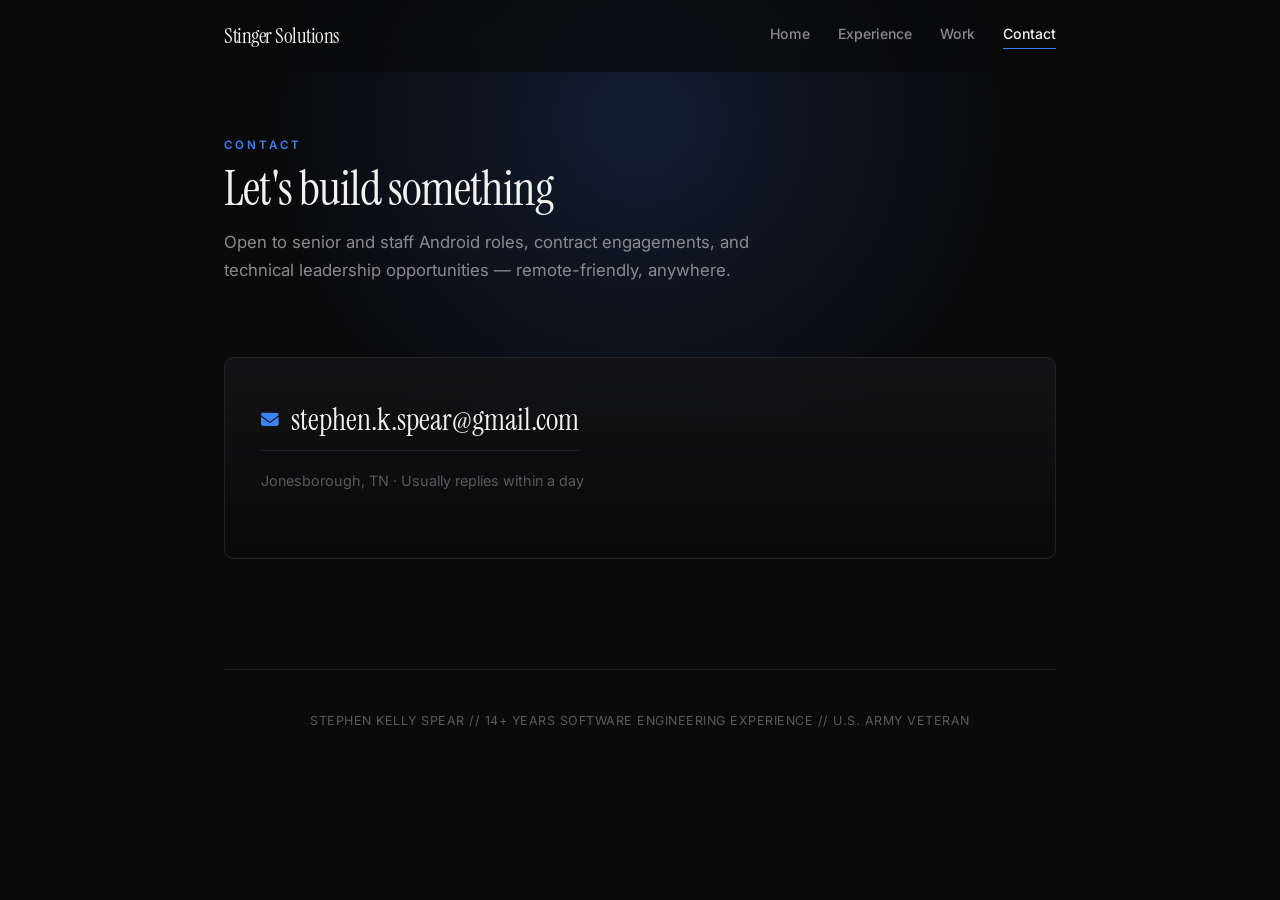
<file: contact.html>
<!DOCTYPE html>
<html lang="en">
<head>
    <meta charset="UTF-8">
    <meta name="viewport" content="width=device-width, initial-scale=1.0">
    <title>Contact — Stephen Kelly Spear</title>
    <meta name="description" content="Get in touch with Stephen Kelly Spear about senior Android roles, contract engagements, and technical leadership opportunities.">

    <link rel="icon" href="https://www.gravatar.com/avatar/dba3a23dd59ec3e3da3d72f98d6fa284e751f23a0b8533ac85ac25cd26745ec4?s=64">

    <link rel="preconnect" href="https://fonts.gstatic.com" crossorigin>
    <link href="https://fonts.googleapis.com/css2?family=Inter:wght@300;400;500;600;700&family=Instrument+Serif:ital@0;1&display=swap" rel="stylesheet">
    <link rel="stylesheet" href="https://cdnjs.cloudflare.com/ajax/libs/font-awesome/6.4.2/css/all.min.css">
    <link rel="stylesheet" href="src/style.css">
</head>
<body>

    <div class="glow"></div>

    <nav id="nav">
        <div class="nav-inner">
            <a href="index.html" class="nav-logo">Stinger Solutions</a>
            <div class="nav-links">
                <a href="index.html">Home</a>
                <a href="experience.html">Experience</a>
                <a href="work.html">Work</a>
                <a href="contact.html">Contact</a>
            </div>
        </div>
    </nav>

    <div class="container">

        <header class="page-head">
            <div class="eyebrow">Contact</div>
            <h1>Let's build something</h1>
            <p class="tagline">Open to senior and staff Android roles, contract engagements, and technical leadership opportunities — remote-friendly, anywhere.</p>
        </header>

        <main>
            <section id="connect" class="reveal">
                <div class="connect-card">
                    <a class="connect-email" href="mailto:stephen.k.spear@gmail.com?subject=Let's%20talk">
                        <i class="fa-solid fa-envelope"></i>
                        stephen.k.spear@gmail.com
                    </a>
                    <div class="connect-meta">Jonesborough, TN · Usually replies within a day</div>

                    <div id="social-grid" class="social-flex">
                        <!-- Verified accounts injected here with FontAwesome -->
                    </div>
                </div>
            </section>
        </main>

        <footer>
            STEPHEN KELLY SPEAR // 14+ YEARS SOFTWARE ENGINEERING EXPERIENCE // U.S. ARMY VETERAN
        </footer>
    </div>

    <script src="src/site.js"></script>
</body>
</html>
</file>
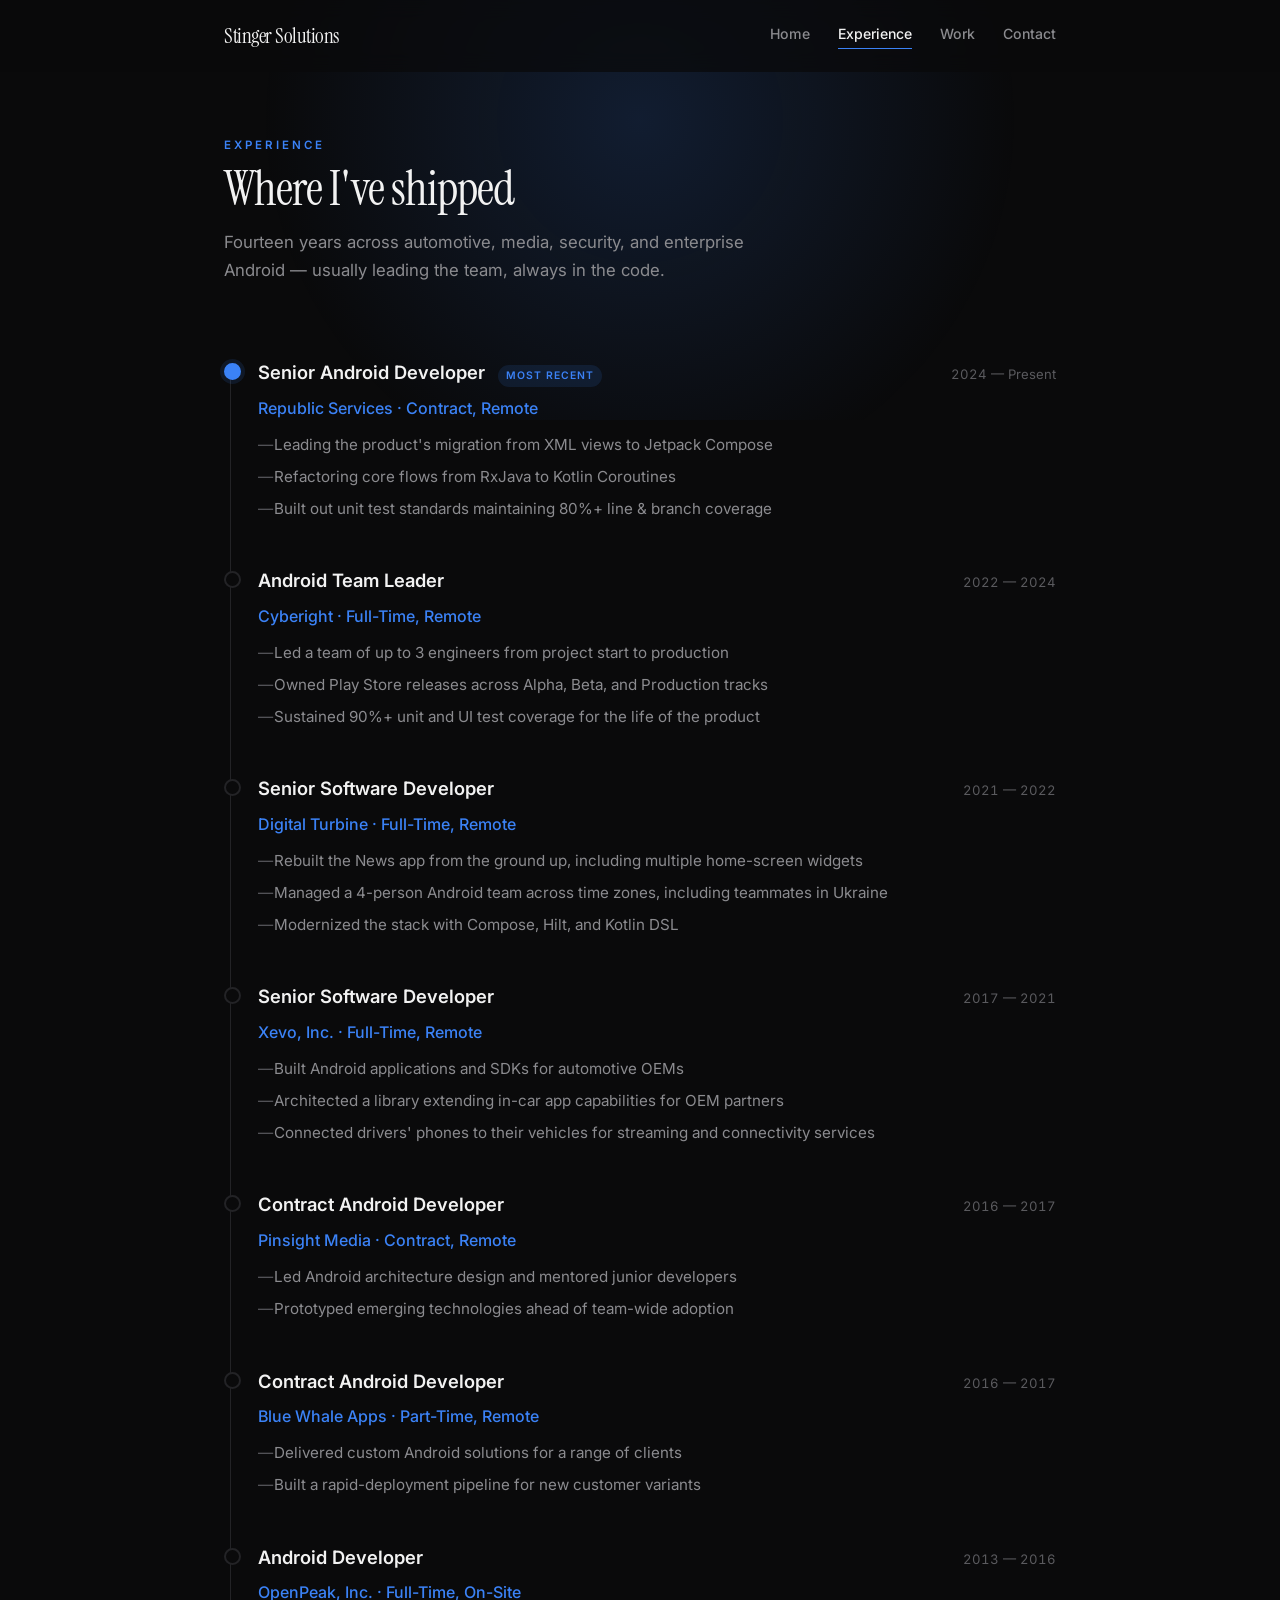
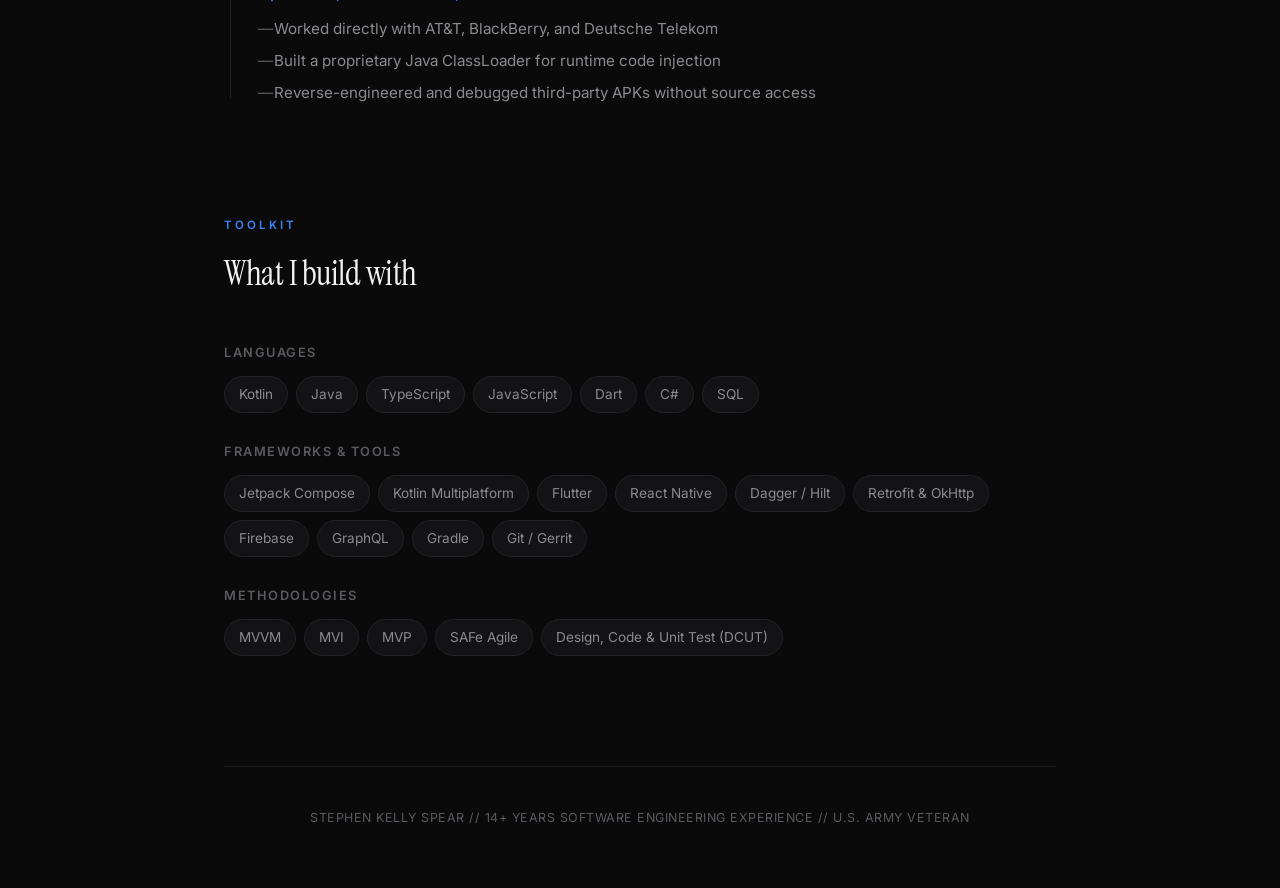
<file: experience.html>
<!DOCTYPE html>
<html lang="en">
<head>
    <meta charset="UTF-8">
    <meta name="viewport" content="width=device-width, initial-scale=1.0">
    <title>Experience — Stephen Kelly Spear</title>
    <meta name="description" content="14 years of Android engineering experience across Republic Services, Cyberight, Digital Turbine, Xevo, and more.">

    <link rel="icon" href="https://www.gravatar.com/avatar/dba3a23dd59ec3e3da3d72f98d6fa284e751f23a0b8533ac85ac25cd26745ec4?s=64">

    <link rel="preconnect" href="https://fonts.gstatic.com" crossorigin>
    <link href="https://fonts.googleapis.com/css2?family=Inter:wght@300;400;500;600;700&family=Instrument+Serif:ital@0;1&display=swap" rel="stylesheet">
    <link rel="stylesheet" href="https://cdnjs.cloudflare.com/ajax/libs/font-awesome/6.4.2/css/all.min.css">
    <link rel="stylesheet" href="src/style.css">
</head>
<body>

    <div class="glow"></div>

    <nav id="nav">
        <div class="nav-inner">
            <a href="index.html" class="nav-logo">Stinger Solutions</a>
            <div class="nav-links">
                <a href="index.html">Home</a>
                <a href="experience.html">Experience</a>
                <a href="work.html">Work</a>
                <a href="contact.html">Contact</a>
            </div>
        </div>
    </nav>

    <div class="container">

        <header class="page-head">
            <div class="eyebrow">Experience</div>
            <h1>Where I've shipped</h1>
            <p class="tagline">Fourteen years across automotive, media, security, and enterprise Android — usually leading the team, always in the code.</p>
        </header>

        <main>
            <section id="timeline" class="reveal">
                <div class="timeline">
                    <div class="t-item current">
                        <div class="t-head">
                            <p class="t-role">Senior Android Developer <span class="current-badge">Most Recent</span></p>
                            <span class="t-dates">2024 — Present</span>
                        </div>
                        <div class="t-company">Republic Services · Contract, Remote</div>
                        <ul class="t-bullets">
                            <li>Leading the product's migration from XML views to Jetpack Compose</li>
                            <li>Refactoring core flows from RxJava to Kotlin Coroutines</li>
                            <li>Built out unit test standards maintaining 80%+ line &amp; branch coverage</li>
                        </ul>
                    </div>

                    <div class="t-item">
                        <div class="t-head">
                            <p class="t-role">Android Team Leader</p>
                            <span class="t-dates">2022 — 2024</span>
                        </div>
                        <div class="t-company">Cyberight · Full-Time, Remote</div>
                        <ul class="t-bullets">
                            <li>Led a team of up to 3 engineers from project start to production</li>
                            <li>Owned Play Store releases across Alpha, Beta, and Production tracks</li>
                            <li>Sustained 90%+ unit and UI test coverage for the life of the product</li>
                        </ul>
                    </div>

                    <div class="t-item">
                        <div class="t-head">
                            <p class="t-role">Senior Software Developer</p>
                            <span class="t-dates">2021 — 2022</span>
                        </div>
                        <div class="t-company">Digital Turbine · Full-Time, Remote</div>
                        <ul class="t-bullets">
                            <li>Rebuilt the News app from the ground up, including multiple home-screen widgets</li>
                            <li>Managed a 4-person Android team across time zones, including teammates in Ukraine</li>
                            <li>Modernized the stack with Compose, Hilt, and Kotlin DSL</li>
                        </ul>
                    </div>

                    <div class="t-item">
                        <div class="t-head">
                            <p class="t-role">Senior Software Developer</p>
                            <span class="t-dates">2017 — 2021</span>
                        </div>
                        <div class="t-company">Xevo, Inc. · Full-Time, Remote</div>
                        <ul class="t-bullets">
                            <li>Built Android applications and SDKs for automotive OEMs</li>
                            <li>Architected a library extending in-car app capabilities for OEM partners</li>
                            <li>Connected drivers' phones to their vehicles for streaming and connectivity services</li>
                        </ul>
                    </div>

                    <div class="t-item">
                        <div class="t-head">
                            <p class="t-role">Contract Android Developer</p>
                            <span class="t-dates">2016 — 2017</span>
                        </div>
                        <div class="t-company">Pinsight Media · Contract, Remote</div>
                        <ul class="t-bullets">
                            <li>Led Android architecture design and mentored junior developers</li>
                            <li>Prototyped emerging technologies ahead of team-wide adoption</li>
                        </ul>
                    </div>

                    <div class="t-item">
                        <div class="t-head">
                            <p class="t-role">Contract Android Developer</p>
                            <span class="t-dates">2016 — 2017</span>
                        </div>
                        <div class="t-company">Blue Whale Apps · Part-Time, Remote</div>
                        <ul class="t-bullets">
                            <li>Delivered custom Android solutions for a range of clients</li>
                            <li>Built a rapid-deployment pipeline for new customer variants</li>
                        </ul>
                    </div>

                    <div class="t-item">
                        <div class="t-head">
                            <p class="t-role">Android Developer</p>
                            <span class="t-dates">2013 — 2016</span>
                        </div>
                        <div class="t-company">OpenPeak, Inc. · Full-Time, On-Site</div>
                        <ul class="t-bullets">
                            <li>Worked directly with AT&amp;T, BlackBerry, and Deutsche Telekom</li>
                            <li>Built a proprietary Java ClassLoader for runtime code injection</li>
                            <li>Reverse-engineered and debugged third-party APKs without source access</li>
                        </ul>
                    </div>
                </div>
            </section>

            <section id="skills" class="reveal">
                <div class="eyebrow">Toolkit</div>
                <h2>What I build with</h2>

                <div class="skill-group">
                    <div class="skill-label">Languages</div>
                    <div class="chips">
                        <span class="chip">Kotlin</span>
                        <span class="chip">Java</span>
                        <span class="chip">TypeScript</span>
                        <span class="chip">JavaScript</span>
                        <span class="chip">Dart</span>
                        <span class="chip">C#</span>
                        <span class="chip">SQL</span>
                    </div>
                </div>

                <div class="skill-group">
                    <div class="skill-label">Frameworks &amp; Tools</div>
                    <div class="chips">
                        <span class="chip">Jetpack Compose</span>
                        <span class="chip">Kotlin Multiplatform</span>
                        <span class="chip">Flutter</span>
                        <span class="chip">React Native</span>
                        <span class="chip">Dagger / Hilt</span>
                        <span class="chip">Retrofit &amp; OkHttp</span>
                        <span class="chip">Firebase</span>
                        <span class="chip">GraphQL</span>
                        <span class="chip">Gradle</span>
                        <span class="chip">Git / Gerrit</span>
                    </div>
                </div>

                <div class="skill-group">
                    <div class="skill-label">Methodologies</div>
                    <div class="chips">
                        <span class="chip">MVVM</span>
                        <span class="chip">MVI</span>
                        <span class="chip">MVP</span>
                        <span class="chip">SAFe Agile</span>
                        <span class="chip">Design, Code &amp; Unit Test (DCUT)</span>
                    </div>
                </div>
            </section>
        </main>

        <footer>
            STEPHEN KELLY SPEAR // 14+ YEARS SOFTWARE ENGINEERING EXPERIENCE // U.S. ARMY VETERAN
        </footer>
    </div>

    <script src="src/site.js"></script>
</body>
</html>
</file>
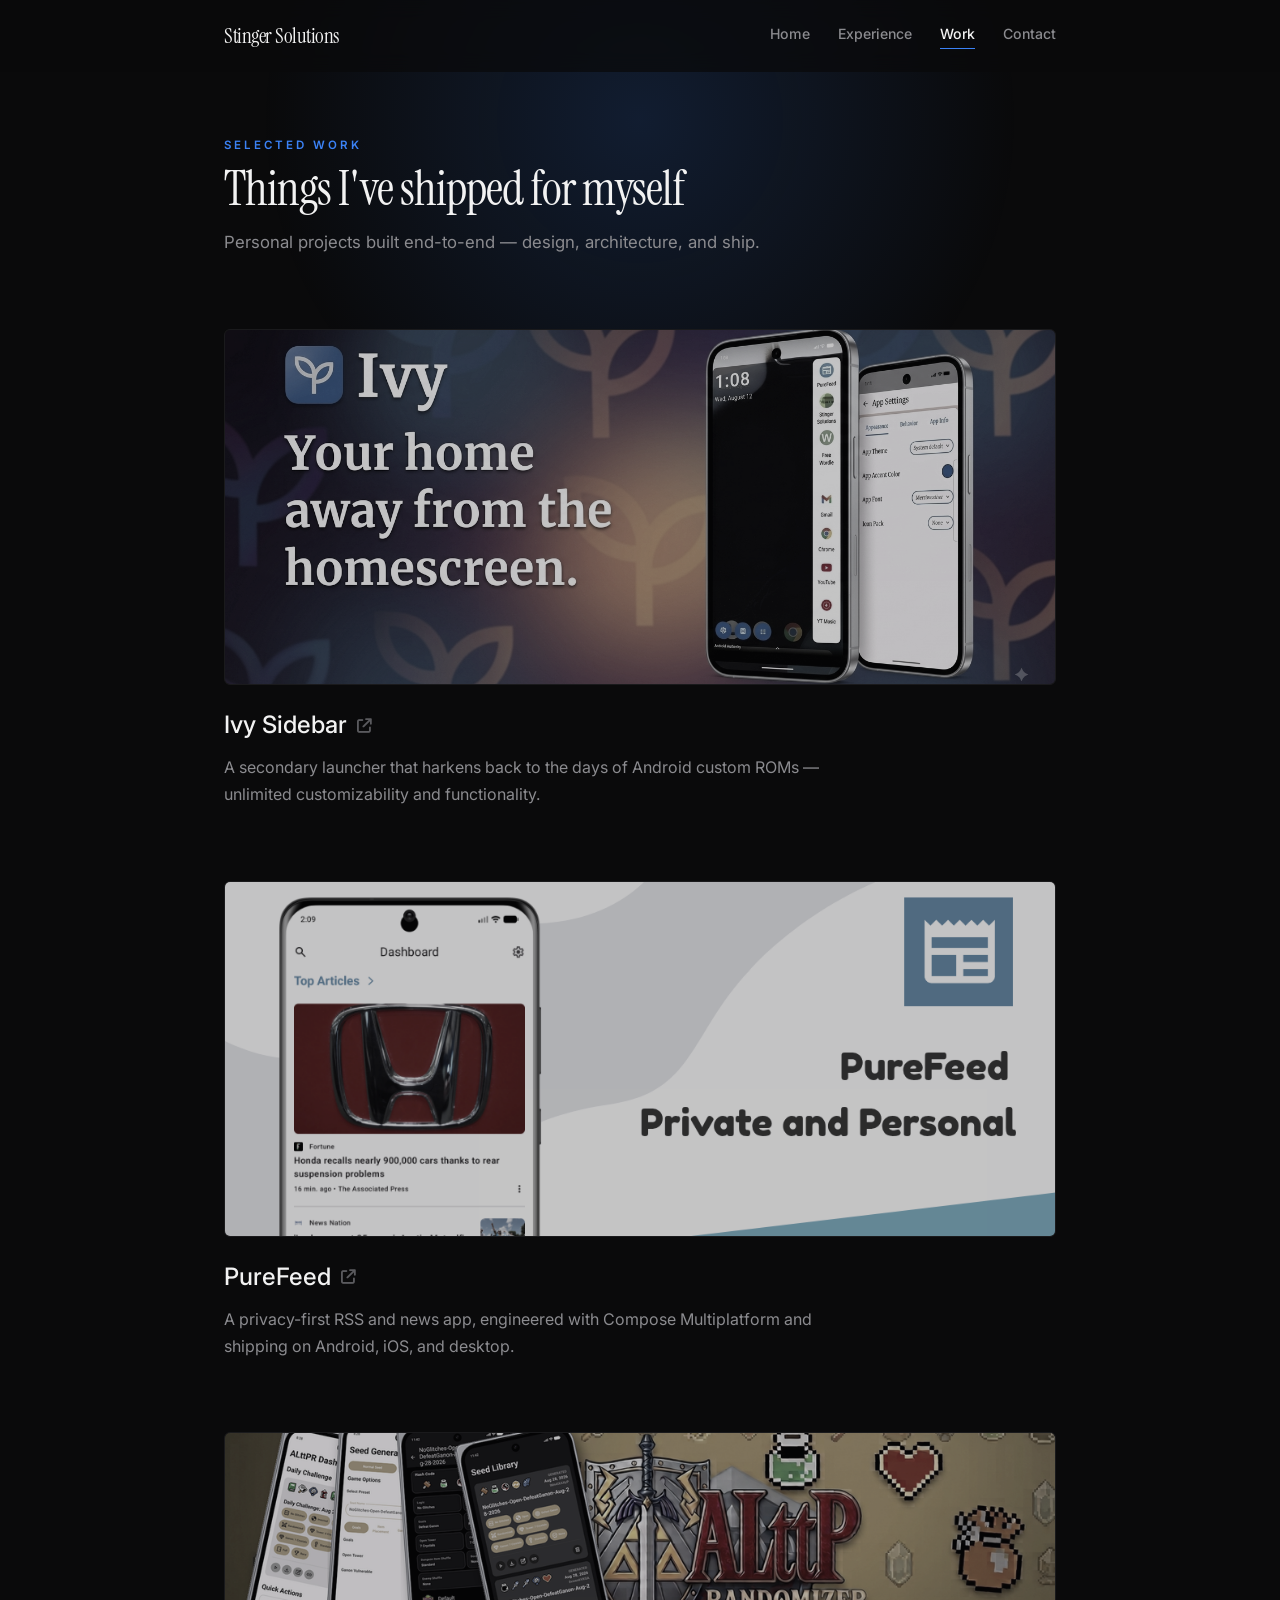
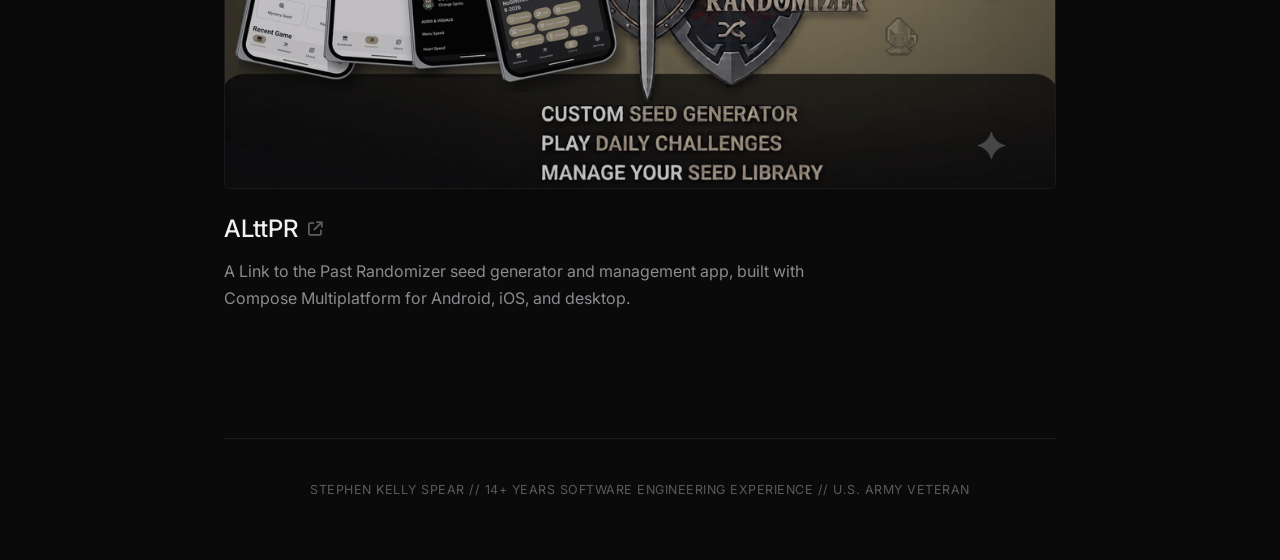
<file: work.html>
<!DOCTYPE html>
<html lang="en">
<head>
    <meta charset="UTF-8">
    <meta name="viewport" content="width=device-width, initial-scale=1.0">
    <title>Work — Stephen Kelly Spear</title>
    <meta name="description" content="Selected personal projects from Stephen Kelly Spear: Ivy Sidebar, PureFeed, ALttPR, and Stinger News.">

    <link rel="icon" href="https://www.gravatar.com/avatar/dba3a23dd59ec3e3da3d72f98d6fa284e751f23a0b8533ac85ac25cd26745ec4?s=64">

    <link rel="preconnect" href="https://fonts.gstatic.com" crossorigin>
    <link href="https://fonts.googleapis.com/css2?family=Inter:wght@300;400;500;600;700&family=Instrument+Serif:ital@0;1&display=swap" rel="stylesheet">
    <link rel="stylesheet" href="https://cdnjs.cloudflare.com/ajax/libs/font-awesome/6.4.2/css/all.min.css">
    <link rel="stylesheet" href="src/style.css">
</head>
<body>

    <div class="glow"></div>

    <nav id="nav">
        <div class="nav-inner">
            <a href="index.html" class="nav-logo">Stinger Solutions</a>
            <div class="nav-links">
                <a href="index.html">Home</a>
                <a href="experience.html">Experience</a>
                <a href="work.html">Work</a>
                <a href="contact.html">Contact</a>
            </div>
        </div>
    </nav>

    <div class="container">

        <header class="page-head">
            <div class="eyebrow">Selected Work</div>
            <h1>Things I've shipped for myself</h1>
            <p class="tagline">Personal projects built end-to-end — design, architecture, and ship.</p>
        </header>

        <main>
            <section id="work" class="reveal">
                <div class="work-grid">

                    <a href="https://stevespear426.github.io/Ivy-Webpage/" class="work-item" target="_blank" rel="noopener">
                        <div class="work-preview">
                            <img src="src/ivy_feature_graphic.png" alt="Ivy Sidebar app preview" loading="lazy">
                        </div>
                        <div class="work-title-row">
                            <h3 class="work-title">Ivy Sidebar</h3>
                            <i class="fa-solid fa-arrow-up-right-from-square"></i>
                        </div>
                        <p class="work-desc">A secondary launcher that harkens back to the days of Android custom ROMs — unlimited customizability and functionality.</p>
                    </a>

                    <a href="https://stevespear426.github.io/Stinger-News-Page/" class="work-item" target="_blank" rel="noopener">
                        <div class="work-preview">
                            <img src="src/purefeed_feature_graphic.png" alt="PureFeed app preview" loading="lazy">
                        </div>
                        <div class="work-title-row">
                            <h3 class="work-title">PureFeed</h3>
                            <i class="fa-solid fa-arrow-up-right-from-square"></i>
                        </div>
                        <p class="work-desc">A privacy-first RSS and news app, engineered with Compose Multiplatform and shipping on Android, iOS, and desktop.</p>
                    </a>

                    <a href="https://github.com/Stevespear426/ALttPR" class="work-item" target="_blank" rel="noopener">
                        <div class="work-preview">
                            <img src="src/alttpr_feature_graphic.png" alt="ALttPR app preview" loading="lazy">
                        </div>
                        <div class="work-title-row">
                            <h3 class="work-title">ALttPR</h3>
                            <i class="fa-solid fa-arrow-up-right-from-square"></i>
                        </div>
                        <p class="work-desc">A Link to the Past Randomizer seed generator and management app, built with Compose Multiplatform for Android, iOS, and desktop.</p>
                    </a>
                </div>

<!--                <div class="more-shipped">-->
<!--                    <div class="skill-label">Also out in the wild</div>-->
<!--                    <div class="ship-list">-->
<!--                        <a class="ship-row" href="https://play.google.com/store/apps/details?id=com.stingers.freader" target="_blank" rel="noopener">-->
<!--                            <div>-->
<!--                                <div class="ship-name">Stinger News</div>-->
<!--                                <div class="ship-desc">Live on the Google Play Store</div>-->
<!--                            </div>-->
<!--                            <i class="fa-solid fa-arrow-up-right-from-square"></i>-->
<!--                        </a>-->
<!--                        <div class="ship-row" style="cursor: default;">-->
<!--                            <div>-->
<!--                                <div class="ship-name">AOKP — Android Open Kang Project</div>-->
<!--                                <div class="ship-desc">Early community contributor, back when custom ROMs were how you learned Android (now retired)</div>-->
<!--                            </div>-->
<!--                        </div>-->
<!--                    </div>-->
<!--                </div>-->
            </section>
        </main>

        <footer>
            STEPHEN KELLY SPEAR // 14+ YEARS SOFTWARE ENGINEERING EXPERIENCE // U.S. ARMY VETERAN
        </footer>
    </div>

    <script src="src/site.js"></script>
</body>
</html>
</file>
<file: src/style.css>
:root {
    --bg: #0a0a0b;
    --bg-raised: #131315;
    --text: #f2f2f2;
    --text-muted: #8b8b8f;
    --text-dim: #5a5a5e;
    --accent: #3b82f6;
    --accent-soft: rgba(59, 130, 246, 0.12);
    --border: #232326;
    --border-soft: #1a1a1c;
    --radius: 6px;
}

* { box-sizing: border-box; }

html { scroll-behavior: smooth; }

body {
    margin: 0;
    background-color: var(--bg);
    color: var(--text);
    font-family: 'Inter', sans-serif;
    line-height: 1.7;
    -webkit-font-smoothing: antialiased;
}

::selection { background: var(--accent); color: #fff; }

a { color: inherit; }

.container {
    max-width: 880px;
    margin: 0 auto;
    padding: 0 24px;
}

/* --- BACKGROUND GLOW --- */
.glow {
    position: fixed;
    top: -20%;
    left: 50%;
    transform: translateX(-50%);
    width: 900px;
    height: 600px;
    background: radial-gradient(circle, rgba(59,130,246,0.16) 0%, rgba(59,130,246,0) 70%);
    pointer-events: none;
    z-index: 0;
}

/* --- NAV --- */
nav {
    position: sticky;
    top: 0;
    z-index: 50;
    background: rgba(10, 10, 11, 0.75);
    backdrop-filter: blur(10px);
    -webkit-backdrop-filter: blur(10px);
    border-bottom: 1px solid transparent;
    transition: border-color 0.3s ease;
}
nav.scrolled { border-bottom-color: var(--border-soft); }

.nav-inner {
    max-width: 880px;
    margin: 0 auto;
    padding: 18px 24px;
    display: flex;
    align-items: center;
    justify-content: space-between;
}

.nav-logo {
    font-family: 'Instrument Serif', serif;
    font-size: 1.3rem;
    text-decoration: none;
    letter-spacing: -0.5px;
}

.nav-links {
    display: flex;
    gap: 28px;
    list-style: none;
    margin: 0;
    padding: 0;
}
.nav-links a {
    text-decoration: none;
    color: var(--text-muted);
    font-size: 0.88rem;
    font-weight: 500;
    transition: color 0.2s ease;
    padding-bottom: 2px;
    border-bottom: 1px solid transparent;
}
.nav-links a:hover { color: var(--text); }
.nav-links a.active { color: var(--text); border-bottom-color: var(--accent); }

@media (max-width: 560px) {
    .nav-links { gap: 16px; }
    .nav-links span { display: none; }
}

/* --- HERO (home page only) --- */
header#hero {
    padding: 90px 0 70px;
    opacity: 0;
    transition: opacity 0.6s ease;
    position: relative;
    z-index: 1;
}
header#hero.loaded { opacity: 1; }

#avatar {
    width: 96px;
    height: 96px;
    border-radius: 50%;
    margin-bottom: 28px;
    border: 1px solid var(--border);
    display: block;
}

h1 {
    font-family: 'Instrument Serif', serif;
    font-size: clamp(2.6rem, 8vw, 4.2rem);
    font-weight: 400;
    line-height: 0.95;
    margin: 0;
    letter-spacing: -1.5px;
}

.headline {
    margin-top: 20px;
    font-size: 1.05rem;
    display: flex;
    flex-wrap: wrap;
    align-items: center;
    gap: 10px;
    color: var(--text-muted);
}

#grav-company {
    color: var(--text);
    font-weight: 500;
    padding-left: 10px;
    border-left: 1px solid var(--border);
}

.tagline {
    margin-top: 24px;
    font-size: 1.15rem;
    color: var(--text-muted);
    max-width: 560px;
    font-weight: 400;
}
.tagline strong { color: var(--text); font-weight: 500; }

.hero-cta { margin-top: 36px; display: flex; gap: 14px; flex-wrap: wrap; }

.btn {
    display: inline-flex;
    align-items: center;
    gap: 8px;
    padding: 12px 22px;
    border-radius: var(--radius);
    text-decoration: none;
    font-size: 0.9rem;
    font-weight: 500;
    transition: all 0.2s ease;
    border: 1px solid transparent;
}
.btn-primary { background: var(--accent); color: #fff; }
.btn-primary:hover { background: #2f6fd8; transform: translateY(-1px); }
.btn-ghost { border-color: var(--border); color: var(--text); }
.btn-ghost:hover { border-color: var(--text-muted); background: var(--bg-raised); }

/* --- SUB-PAGE HEADER (experience / work / contact) --- */
header.page-head {
    padding: 64px 0 56px;
    position: relative;
    z-index: 1;
}
header.page-head h1 {
    font-size: clamp(2.2rem, 6vw, 3rem);
    letter-spacing: -1px;
}
header.page-head .tagline { margin-top: 16px; font-size: 1.05rem; }

/* --- SECTIONS --- */
section { margin-bottom: 110px; position: relative; z-index: 1; scroll-margin-top: 90px; }
main { display: block; }
.eyebrow {
    font-size: 0.72rem;
    text-transform: uppercase;
    letter-spacing: 3px;
    color: var(--accent);
    font-weight: 600;
    margin-bottom: 10px;
}
h2 {
    font-family: 'Instrument Serif', serif;
    font-size: 2.1rem;
    font-weight: 400;
    letter-spacing: -0.5px;
    margin: 0 0 40px;
}

/* --- ABOUT --- */
.bio-narrative {
    font-size: 1.2rem;
    font-weight: 400;
    max-width: 680px;
    line-height: 1.65;
    color: #d8d8da;
}
.bio-narrative p { margin: 0 0 20px; }
.bio-narrative strong { color: var(--text); font-weight: 600; }

.highlights {
    display: grid;
    grid-template-columns: repeat(auto-fit, minmax(260px, 1fr));
    gap: 28px;
    margin-top: 48px;
}
.h-item { border-left: 2px solid var(--accent); padding-left: 16px; font-size: 0.95rem; color: var(--text-muted); }
.h-item strong { display: block; color: var(--text); margin-bottom: 5px; font-weight: 600; font-size: 1rem; }

/* --- EXPERIENCE TIMELINE --- */
.timeline { position: relative; }
.timeline::before {
    content: '';
    position: absolute;
    left: 6px;
    top: 8px;
    bottom: 8px;
    width: 1px;
    background: var(--border);
}
.t-item { position: relative; padding-left: 34px; margin-bottom: 44px; }
.t-item:last-child { margin-bottom: 0; }
.t-item::before {
    content: '';
    position: absolute;
    left: 0;
    top: 6px;
    width: 13px;
    height: 13px;
    border-radius: 50%;
    background: var(--bg);
    border: 2px solid var(--border);
}
.t-item.current::before { border-color: var(--accent); background: var(--accent); box-shadow: 0 0 0 4px var(--accent-soft); }

.t-head {
    display: flex;
    flex-wrap: wrap;
    align-items: baseline;
    justify-content: space-between;
    gap: 8px;
    margin-bottom: 6px;
}
.t-role { font-size: 1.15rem; font-weight: 600; margin: 0; }
.t-company { color: var(--accent); font-weight: 500; }
.t-dates { font-size: 0.82rem; color: var(--text-dim); white-space: nowrap; font-variant-numeric: tabular-nums; }

.t-bullets { margin: 10px 0 0; padding: 0; list-style: none; color: var(--text-muted); font-size: 0.95rem; }
.t-bullets li { position: relative; padding-left: 16px; margin-bottom: 6px; }
.t-bullets li::before { content: '—'; position: absolute; left: 0; color: var(--text-dim); }

.current-badge {
    display: inline-block;
    font-size: 0.65rem;
    letter-spacing: 1px;
    text-transform: uppercase;
    color: var(--accent);
    background: var(--accent-soft);
    padding: 2px 8px;
    border-radius: 20px;
    margin-left: 8px;
    font-weight: 600;
}

/* --- SKILLS --- */
.skill-group { margin-bottom: 28px; }
.skill-group:last-child { margin-bottom: 0; }
.skill-label { font-size: 0.8rem; color: var(--text-dim); text-transform: uppercase; letter-spacing: 1.5px; margin-bottom: 12px; font-weight: 600; }
.chips { display: flex; flex-wrap: wrap; gap: 8px; }
.chip {
    font-size: 0.85rem;
    padding: 6px 14px;
    border: 1px solid var(--border);
    border-radius: 20px;
    color: var(--text-muted);
    background: var(--bg-raised);
}

/* --- WORK --- */
.work-grid { display: grid; gap: 56px; }
.work-item { text-decoration: none; color: inherit; display: block; }

.work-preview {
    width: 100%;
    aspect-ratio: 21 / 9;
    background: var(--bg-raised);
    border-radius: var(--radius);
    margin-bottom: 20px;
    overflow: hidden;
    border: 1px solid var(--border-soft);
}

.work-preview img { width: 100%; height: 100%; object-fit: cover; filter: saturate(0.3); transition: 0.5s ease; opacity: 0.75; }
.work-item:hover img { transform: scale(1.02); filter: saturate(1); opacity: 1; }

.work-title-row { display: flex; align-items: center; gap: 10px; }
.work-title { font-size: 1.5rem; font-weight: 500; margin: 0; }
.work-title-row i { color: var(--text-dim); font-size: 0.9rem; transition: transform 0.2s ease, color 0.2s ease; }
.work-item:hover .work-title-row i { transform: translate(2px, -2px); color: var(--accent); }
.work-desc { font-size: 1rem; color: var(--text-muted); margin-top: 8px; max-width: 620px; }

.more-shipped {
    margin-top: 56px;
    padding-top: 32px;
    border-top: 1px solid var(--border-soft);
}
.more-shipped .skill-label { margin-bottom: 16px; }
.ship-list { display: flex; flex-direction: column; gap: 14px; }
.ship-row {
    display: flex;
    align-items: center;
    justify-content: space-between;
    gap: 16px;
    padding: 14px 18px;
    border: 1px solid var(--border-soft);
    border-radius: var(--radius);
    text-decoration: none;
    color: inherit;
    transition: border-color 0.2s ease, background 0.2s ease;
}
a.ship-row:hover { border-color: var(--border); background: var(--bg-raised); }
.ship-name { font-weight: 500; }
.ship-desc { color: var(--text-dim); font-size: 0.85rem; margin-top: 2px; }
.ship-row i.fa-arrow-up-right-from-square { color: var(--text-dim); font-size: 0.85rem; }

/* --- CONNECT --- */
.connect-lead {
    font-size: 1.2rem;
    color: #d8d8da;
    max-width: 560px;
    margin-bottom: 36px;
}
.connect-card {
    border: 1px solid var(--border);
    border-radius: 10px;
    padding: 36px;
    background: linear-gradient(180deg, var(--bg-raised), transparent);
}
.connect-email {
    display: inline-flex;
    align-items: center;
    gap: 12px;
    font-family: 'Instrument Serif', serif;
    font-size: clamp(1.4rem, 4vw, 1.9rem);
    text-decoration: none;
    color: var(--text);
    border-bottom: 1px solid var(--border);
    padding-bottom: 4px;
    transition: border-color 0.2s ease, color 0.2s ease;
}
.connect-email:hover { color: var(--accent); border-color: var(--accent); }
.connect-email i { font-size: 1.1rem; color: var(--accent); }

.connect-meta { margin-top: 18px; font-size: 0.9rem; color: var(--text-dim); }

.social-flex { display: flex; flex-wrap: wrap; gap: 12px; margin-top: 28px; }

.social-chip {
    display: flex;
    align-items: center;
    gap: 10px;
    padding: 10px 20px;
    border: 1px solid var(--border);
    border-radius: var(--radius);
    text-decoration: none;
    color: var(--text);
    font-size: 0.9rem;
    transition: all 0.2s ease;
}
.social-chip i { font-size: 1rem; color: inherit; }
.social-chip:hover { border-color: var(--text); background: var(--text); color: var(--bg); }

footer {
    margin-top: 60px;
    padding: 40px 0 60px;
    border-top: 1px solid var(--border-soft);
    font-size: 0.78rem;
    color: var(--text-dim);
    letter-spacing: 0.5px;
    text-align: center;
}

/* --- REVEAL ANIMATION --- */
.reveal { opacity: 0; transform: translateY(16px); transition: opacity 0.6s ease, transform 0.6s ease; }
.reveal.in-view { opacity: 1; transform: translateY(0); }

@media (max-width: 560px) {
    h2 { font-size: 1.7rem; }
    .connect-card { padding: 26px; }
}
</file>
